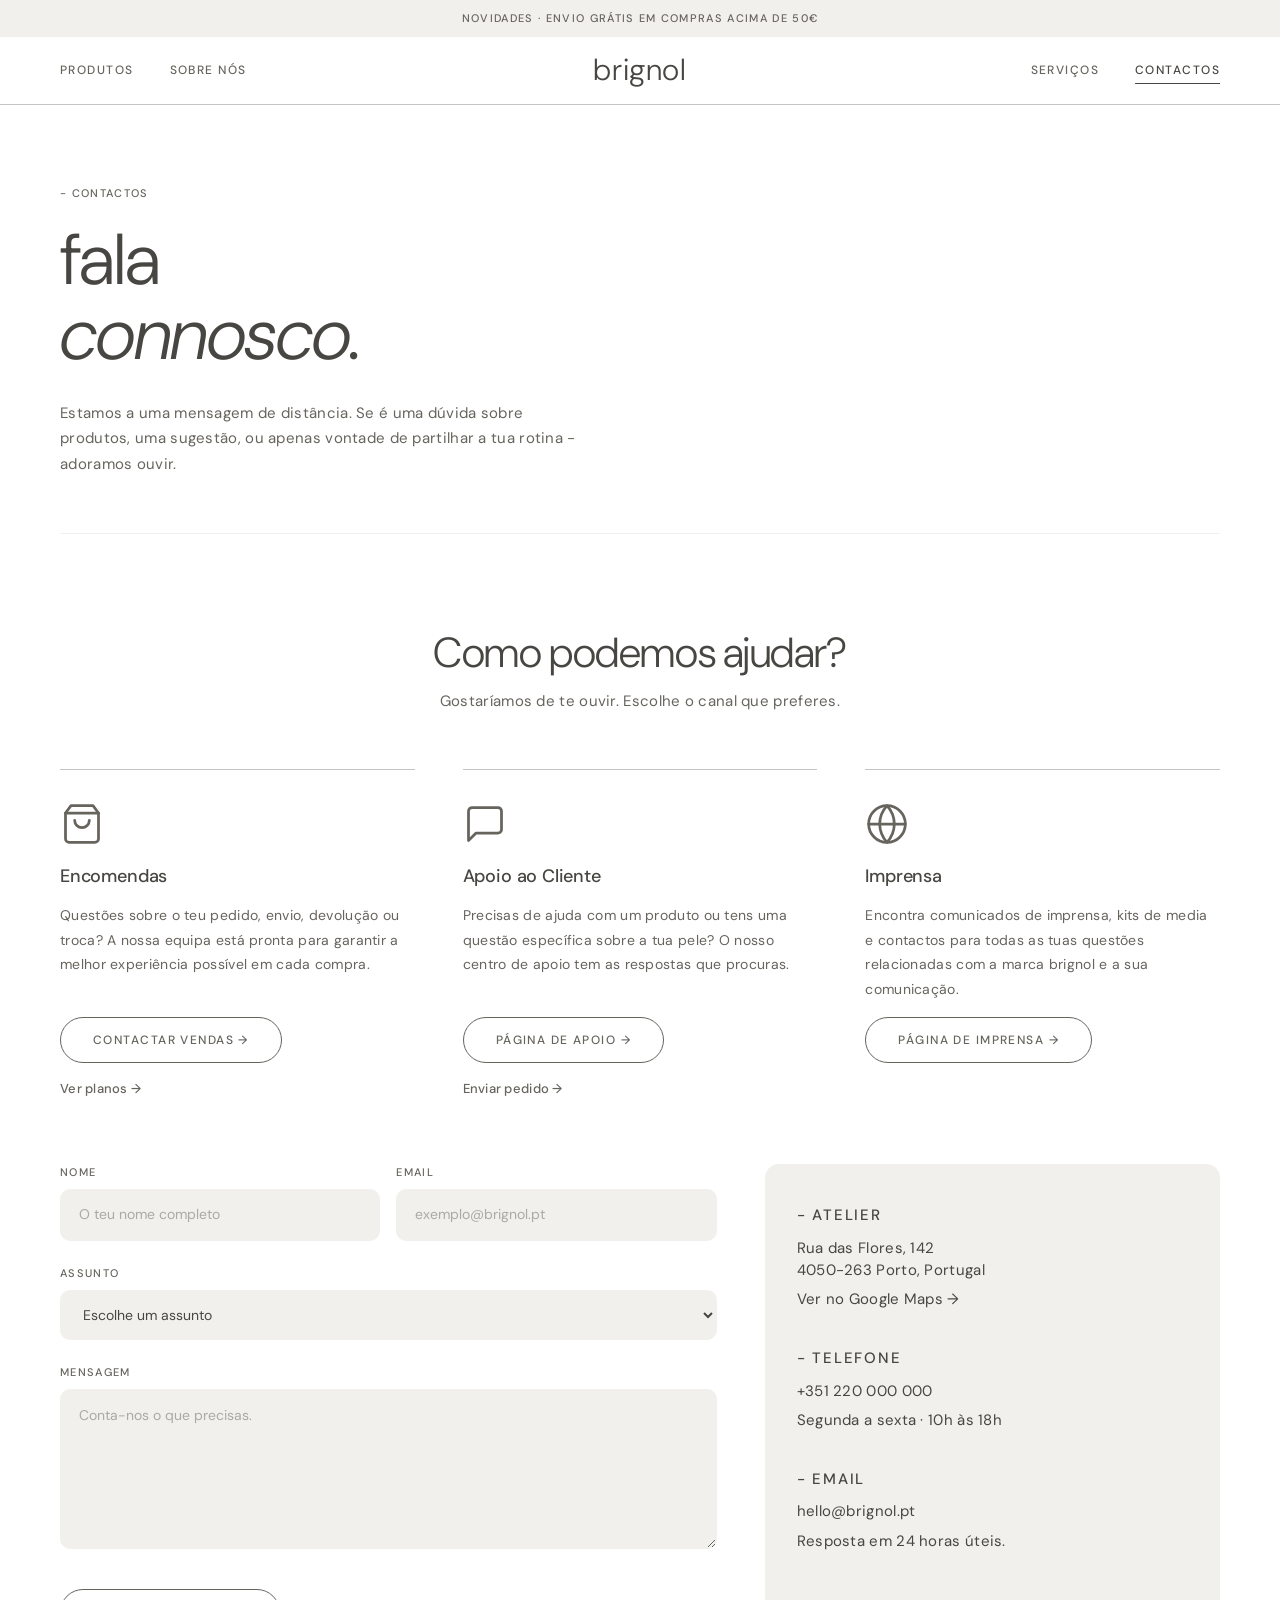
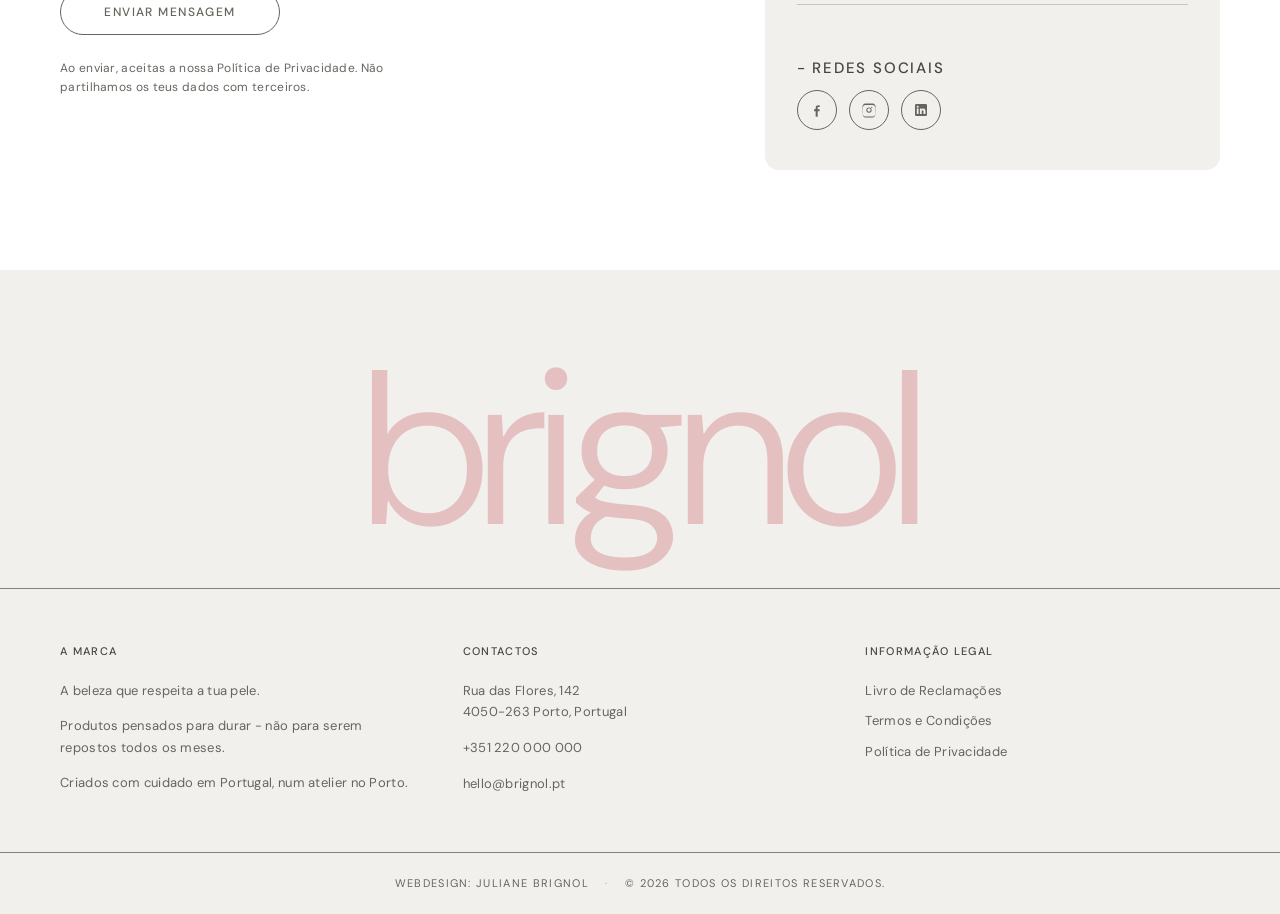
<file: paginas/contactos.html>
<!DOCTYPE html>
<html lang="pt">

<head>
  <meta charset="UTF-8" />
  <meta name="viewport" content="width=device-width, initial-scale=1.0" />
  <title>brignol - fala connosco, contactos e atendimento.</title>
  <meta name="description"
    content="Entra em contacto com a brignol. Atelier no Porto, atendimento de segunda a sexta. Email, telefone, formulário e redes sociais." />
  <meta name="keywords" content="brignol, contactos, fala connosco, atendimento, Porto, formulário" />
  <meta name="author" content="Juliane Brignol" />

  <link rel="preconnect" href="https://fonts.googleapis.com" />
  <link rel="preconnect" href="https://fonts.gstatic.com" crossorigin />
  <link
    href="https://fonts.googleapis.com/css2?family=DM+Sans:opsz,wght@9..40,300;9..40,400;9..40,500;9..40,700&display=swap"
    rel="stylesheet" />

  <!-- Bootstrap -->
  <link href="https://cdn.jsdelivr.net/npm/bootstrap@5.3.3/dist/css/bootstrap.min.css" rel="stylesheet">

  <link rel="stylesheet" href="../css/global.css" />
  <link rel="stylesheet" href="../css/nav.css" />
  <link rel="stylesheet" href="../css/footer.css" />
  <link rel="stylesheet" href="../css/contactos.css" />
</head>

<body>

  <header class="site-header">

    <div class="announcement" role="region" aria-label="Avisos da loja">
      novidades · envio grátis em compras acima de 50€
    </div>

    <nav class="navbar navbar-expand-md site-navbar" aria-label="Navegação principal">
      <div class="container-fluid site-navbar__inner">

        <ul class="navbar-nav nav-group d-none d-md-flex">
          <li class="nav-item">
            <a class="nav-link site-link" href="../index.html#produtos">Produtos</a>
          </li>
          <li class="nav-item">
            <a class="nav-link site-link" href="sobre-nos.html">Sobre nós</a>
          </li>
        </ul>

        <a class="navbar-brand brand position-absolute start-50 translate-middle-x"
           href="../index.html" aria-label="Brignol - página inicial">brignol</a>

        <span class="flex-fill d-md-none"></span>

        <button class="navbar-toggler site-toggler" type="button"
                data-bs-toggle="collapse" data-bs-target="#siteNav"
                aria-controls="siteNav" aria-expanded="false"
                aria-label="Abrir menu de navegação">
          <span class="site-toggler__bar"></span>
          <span class="site-toggler__bar"></span>
          <span class="site-toggler__bar"></span>
        </button>

        <div class="collapse navbar-collapse" id="siteNav">

          <ul class="navbar-nav nav-group ms-auto d-none d-md-flex">
            <li class="nav-item">
              <a class="nav-link site-link" href="servicos.html">Serviços</a>
            </li>
            <li class="nav-item">
              <a class="nav-link site-link" href="contactos.html" aria-current="page">Contactos</a>
            </li>
          </ul>

          <ul class="navbar-nav d-md-none site-nav-mobile">
            <li class="nav-item"><a class="nav-link site-nav-mobile__link" href="../index.html">Início</a></li>
            <li class="nav-item"><a class="nav-link site-nav-mobile__link" href="../index.html#produtos">Produtos</a></li>
            <li class="nav-item"><a class="nav-link site-nav-mobile__link" href="sobre-nos.html">Sobre nós</a></li>
            <li class="nav-item"><a class="nav-link site-nav-mobile__link" href="servicos.html">Serviços</a></li>
            <li class="nav-item"><a class="nav-link site-nav-mobile__link" href="contactos.html" aria-current="page">Contactos</a></li>
          </ul>

        </div>

      </div>
    </nav>

  </header>

  <main>

    <section class="contact-hero" aria-labelledby="contact-title">
      <p class="contact-hero__eyebrow">- contactos</p>
      <h1 class="contact-hero__title" id="contact-title">fala<br /><em>connosco.</em></h1>
      <p class="contact-hero__intro">Estamos a uma mensagem de distância. Se é uma dúvida sobre produtos, uma sugestão,
        ou apenas vontade de partilhar a tua rotina - adoramos ouvir.</p>
      <hr />
    </section>

    <!-- Secção obrigatória: canais de contacto com 3 colunas -->
    <section class="contact-cards" aria-labelledby="contact-cards-title">
      <div class="contact-cards__header">
        <h2 class="contact-cards__main-title" id="contact-cards-title">Como podemos ajudar?</h2>
        <p class="contact-cards__subtitle">Gostaríamos de te ouvir. Escolhe o canal que preferes.</p>
      </div>

      <div class="row g-4 g-md-5">

        <div class="col-12 col-md-4">
          <article class="contact-card">
            <div class="contact-card__icon" aria-hidden="true">
              <svg viewBox="0 0 24 24" fill="none" stroke="currentColor" stroke-width="1.5" stroke-linecap="round"
                stroke-linejoin="round">
                <path d="M6 2 3 6v14a2 2 0 0 0 2 2h14a2 2 0 0 0 2-2V6l-3-4z" />
                <line x1="3" y1="6" x2="21" y2="6" />
                <path d="M16 10a4 4 0 0 1-8 0" />
              </svg>
            </div>
            <h3 class="contact-card__title">Encomendas</h3>
            <p class="contact-card__text">Questões sobre o teu pedido, envio, devolução ou troca? A nossa equipa está
              pronta para garantir a melhor experiência possível em cada compra.</p>
            <div class="contact-card__footer">
              <a href="mailto:encomendas@brignol.pt" class="btn contact-card__btn">Contactar Vendas →</a>
              <a href="servicos.html" class="contact-card__link">Ver planos →</a>
            </div>
          </article>
        </div>

        <div class="col-12 col-md-4">
          <article class="contact-card">
            <div class="contact-card__icon" aria-hidden="true">
              <svg viewBox="0 0 24 24" fill="none" stroke="currentColor" stroke-width="1.5" stroke-linecap="round"
                stroke-linejoin="round">
                <path
                  d="M21 15a2 2 0 0 1-2 2H7l-4 4V5a2 2 0 0 1 2-2h14a2 2 0 0 1 2 2z" />
              </svg>
            </div>
            <h3 class="contact-card__title">Apoio ao Cliente</h3>
            <p class="contact-card__text">Precisas de ajuda com um produto ou tens uma questão específica sobre a tua
              pele? O nosso centro de apoio tem as respostas que procuras.</p>
            <div class="contact-card__footer">
              <a href="mailto:hello@brignol.pt" class="btn contact-card__btn">Página de Apoio →</a>
              <a href="#formulario" class="contact-card__link">Enviar pedido →</a>
            </div>
          </article>
        </div>

        <div class="col-12 col-md-4">
          <article class="contact-card">
            <div class="contact-card__icon" aria-hidden="true">
              <svg viewBox="0 0 24 24" fill="none" stroke="currentColor" stroke-width="1.5" stroke-linecap="round"
                stroke-linejoin="round">
                <circle cx="12" cy="12" r="10" />
                <line x1="2" y1="12" x2="22" y2="12" />
                <path
                  d="M12 2a15.3 15.3 0 0 1 4 10 15.3 15.3 0 0 1-4 10 15.3 15.3 0 0 1-4-10 15.3 15.3 0 0 1 4-10z" />
              </svg>
            </div>
            <h3 class="contact-card__title">Imprensa</h3>
            <p class="contact-card__text">Encontra comunicados de imprensa, kits de media e contactos para todas as tuas
              questões relacionadas com a marca brignol e a sua comunicação.</p>
            <div class="contact-card__footer">
              <a href="mailto:imprensa@brignol.pt" class="btn contact-card__btn">Página de Imprensa →</a>
              <span class="contact-card__link" aria-hidden="true" style="visibility:hidden">placeholder</span>
            </div>
          </article>
        </div>

      </div>
    </section>

    <section class="contact-grid" id="formulario" aria-label="Formulário e informações de contacto">

      <!-- Formulário -->
      <div class="row g-4 g-md-5 align-items-start">

        <div class="col-12 col-md-7">
          <form class="contact-form" action="#" method="post" aria-labelledby="form-title">
            <h2 class="sr-only" id="form-title">Formulário de contacto</h2>

            <div class="field--row">
              <div class="field">
                <label for="nome">Nome</label>
                <input type="text" id="nome" name="nome" placeholder="O teu nome completo" required />
              </div>
              <div class="field">
                <label for="email">Email</label>
                <input type="email" id="email" name="email" placeholder="exemplo@brignol.pt" required />
              </div>
            </div>

            <div class="field">
              <label for="assunto">Assunto</label>
              <select id="assunto" name="assunto" required>
                <option value="">Escolhe um assunto</option>
                <option value="duvida-produto">Dúvida sobre um produto</option>
                <option value="encomenda">Encomenda ou envio</option>
                <option value="planos">Planos e serviços</option>
                <option value="imprensa">Imprensa</option>
                <option value="outro">Outro</option>
              </select>
            </div>

            <div class="field">
              <label for="mensagem">Mensagem</label>
              <textarea id="mensagem" name="mensagem" placeholder="Conta-nos o que precisas." required></textarea>
            </div>

            <button type="submit" class="btn contact-form__submit">Enviar mensagem</button>

            <p class="contact-form__legal">Ao enviar, aceitas a nossa <a href="#">Política de Privacidade</a>. Não
              partilhamos os teus dados com terceiros.</p>
          </form>
        </div>

        <!-- Coluna informativa -->
        <aside class="col-12 col-md-5">
          <div class="contact-info" aria-label="Informações de contacto">

            <div class="contact-info__block">
              <p class="contact-info__label">- atelier</p>
              <p>Rua das Flores, 142<br />4050-263 Porto, Portugal</p>
              <p><a href="https://maps.google.com/?q=Rua+das+Flores+142+Porto" target="_blank"
                  rel="noopener noreferrer">Ver no Google Maps →</a></p>
            </div>

            <div class="contact-info__block">
              <p class="contact-info__label">- telefone</p>
              <p><a href="tel:+351220000000">+351 220 000 000</a></p>
              <p class="contact-info__hours">Segunda a sexta · 10h às 18h</p>
            </div>

            <div class="contact-info__block">
              <p class="contact-info__label">- email</p>
              <p><a href="mailto:hello@brignol.pt">hello@brignol.pt</a></p>
              <p class="contact-info__hours">Resposta em 24 horas úteis.</p>
            </div>

            <hr />

            <div class="contact-info__block">
              <p class="contact-info__label">- redes sociais</p>
              <ul class="social" role="list">
                <li>
                  <a href="https://facebook.com/brignol" target="_blank" rel="noopener noreferrer"
                    aria-label="Facebook">
                    <svg viewBox="0 0 24 24" aria-hidden="true">
                      <path
                        d="M13 22v-8h2.7l.4-3H13V9c0-.9.2-1.5 1.5-1.5H16V5c-.3 0-1.2-.1-2.3-.1-2.3 0-3.7 1.4-3.7 3.9V11H7.5v3H10v8h3z" />
                    </svg>
                  </a>
                </li>
                <li>
                  <a href="https://instagram.com/brignol" target="_blank" rel="noopener noreferrer"
                    aria-label="Instagram">
                    <svg viewBox="0 0 24 24" aria-hidden="true">
                      <path
                        d="M12 2.2c3.2 0 3.6 0 4.8.1 1.2.1 1.8.2 2.2.4.6.2 1 .5 1.4.9.4.4.7.9.9 1.4.2.4.4 1.1.4 2.2.1 1.2.1 1.6.1 4.8s0 3.6-.1 4.8c-.1 1.2-.2 1.8-.4 2.2-.2.6-.5 1-.9 1.4-.4.4-.9.7-1.4.9-.4.2-1.1.4-2.2.4-1.2.1-1.6.1-4.8.1s-3.6 0-4.8-.1c-1.2-.1-1.8-.2-2.2-.4-.6-.2-1-.5-1.4-.9-.4-.4-.7-.9-.9-1.4-.2-.4-.4-1.1-.4-2.2-.1-1.2-.1-1.6-.1-4.8s0-3.6.1-4.8c.1-1.2.2-1.8.4-2.2.2-.6.5-1 .9-1.4.4-.4.9-.7 1.4-.9.4-.2 1.1-.4 2.2-.4 1.2-.1 1.6-.1 4.8-.1zm0 2.2c-3.1 0-3.5 0-4.7.1-1.1.1-1.7.2-2.1.4-.5.2-.9.4-1.3.8-.4.4-.6.8-.8 1.3-.2.4-.3 1-.4 2.1-.1 1.2-.1 1.6-.1 4.7s0 3.5.1 4.7c.1 1.1.2 1.7.4 2.1.2.5.4.9.8 1.3.4.4.8.6 1.3.8.4.2 1 .3 2.1.4 1.2.1 1.6.1 4.7.1s3.5 0 4.7-.1c1.1-.1 1.7-.2 2.1-.4.5-.2.9-.4 1.3-.8.4-.4.6-.8.8-1.3.2-.4.3-1 .4-2.1.1-1.2.1-1.6.1-4.7s0-3.5-.1-4.7c-.1-1.1-.2-1.7-.4-2.1-.2-.5-.4-.9-.8-1.3-.4-.4-.8-.6-1.3-.8-.4-.2-1-.3-2.1-.4-1.2-.1-1.6-.1-4.7-.1zm0 3.7a4 4 0 1 1 0 8 4 4 0 0 1 0-8zm0 6.6a2.6 2.6 0 1 0 0-5.2 2.6 2.6 0 0 0 0 5.2zm5.1-6.7a.9.9 0 1 1-1.9 0 .9.9 0 0 1 1.9 0z" />
                    </svg>
                  </a>
                </li>
                <li>
                  <a href="https://linkedin.com/company/brignol" target="_blank" rel="noopener noreferrer"
                    aria-label="LinkedIn">
                    <svg viewBox="0 0 24 24" aria-hidden="true">
                      <path
                        d="M19 3H5a2 2 0 0 0-2 2v14a2 2 0 0 0 2 2h14a2 2 0 0 0 2-2V5a2 2 0 0 0-2-2zM8.3 18H5.7V9.7h2.6V18zM7 8.5a1.5 1.5 0 1 1 0-3 1.5 1.5 0 0 1 0 3zM18.3 18h-2.6v-4c0-1-.4-1.7-1.3-1.7-.7 0-1.1.5-1.3 1-.1.2-.1.4-.1.6V18H10.4s0-7.5 0-8.3H13v1.2c.3-.5 1-1.3 2.5-1.3 1.8 0 3.2 1.2 3.2 3.7V18z" />
                    </svg>
                  </a>
                </li>
              </ul>
            </div>

          </div>
        </aside>

      </div>

    </section>

  </main>

  <footer class="site-footer" role="contentinfo">

    <div class="site-footer__wordmark" aria-hidden="true">brignol</div>

    <div class="site-footer__inner">
      <div class="row g-4 g-md-5">

        <div class="footer-col col-12 col-md-4">
          <h3 class="footer-col__title">A marca</h3>
          <p>A beleza que respeita a tua pele.</p>
          <p>Produtos pensados para durar - não para serem repostos todos os meses.</p>
          <p>Criados com cuidado em Portugal, num atelier no Porto.</p>
        </div>

        <div class="footer-col col-12 col-md-4">
          <h3 class="footer-col__title">Contactos</h3>
          <p>Rua das Flores, 142<br />4050-263 Porto, Portugal</p>
          <p><a href="tel:+351220000000">+351 220 000 000</a></p>
          <p><a href="mailto:hello@brignol.pt">hello@brignol.pt</a></p>
        </div>

        <div class="footer-col col-12 col-md-4">
          <h3 class="footer-col__title">Informação legal</h3>
          <ul>
            <li><a href="#">Livro de Reclamações</a></li>
            <li><a href="#">Termos e Condições</a></li>
            <li><a href="#">Política de Privacidade</a></li>
          </ul>
        </div>

      </div>
    </div>

    <div class="site-footer__credits">
      Webdesign: Juliane Brignol <span class="sep">·</span> © 2026 Todos os direitos reservados.
    </div>

  </footer>

  <script src="https://cdn.jsdelivr.net/npm/bootstrap@5.3.3/dist/js/bootstrap.bundle.min.js"></script>
</body>

</html>
</file>
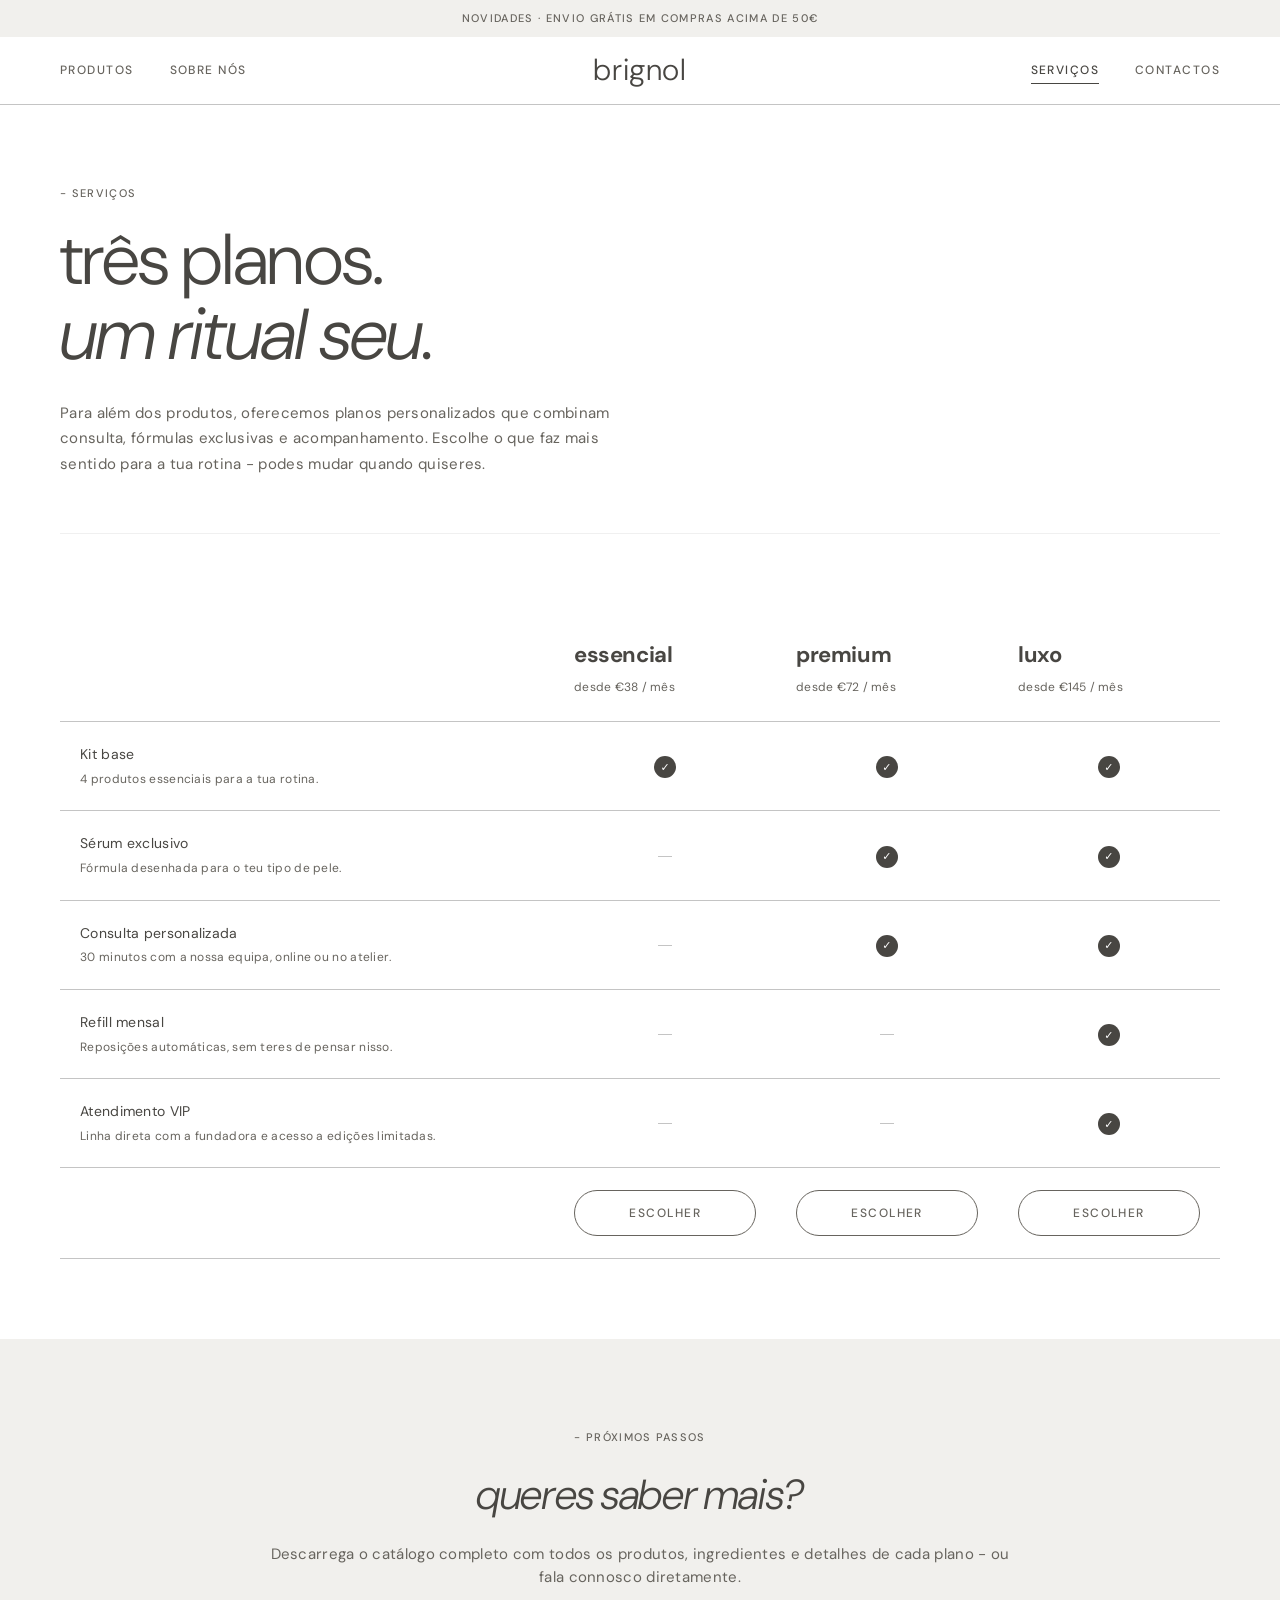
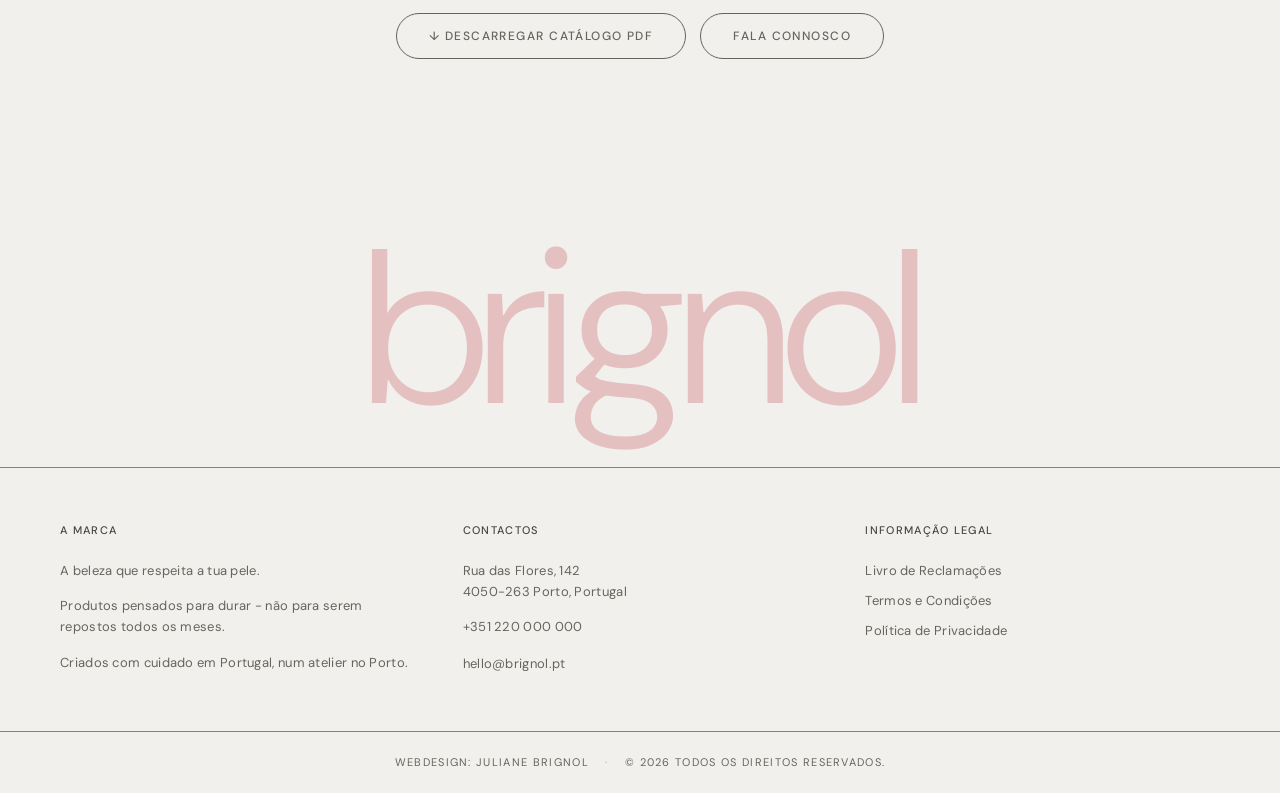
<file: paginas/servicos.html>
<!DOCTYPE html>
<html lang="pt">

<head>
  <meta charset="UTF-8" />
  <meta name="viewport" content="width=device-width, initial-scale=1.0" />
  <title>brignol - serviços e planos personalizados.</title>
  <meta name="description"
    content="Os planos brignol - kit base, sérum exclusivo, consulta personalizada, refill mensal e atendimento VIP. Escolhe o ritual que melhor se adapta à tua rotina." />
  <meta name="keywords" content="brignol, serviços, planos, beleza, skincare, consulta, refill" />
  <meta name="author" content="Juliane Brignol" />

  <link rel="preconnect" href="https://fonts.googleapis.com" />
  <link rel="preconnect" href="https://fonts.gstatic.com" crossorigin />
  <link
    href="https://fonts.googleapis.com/css2?family=DM+Sans:opsz,wght@9..40,300;9..40,400;9..40,500;9..40,700&display=swap"
    rel="stylesheet" />

  <!-- Bootstrap -->
  <link href="https://cdn.jsdelivr.net/npm/bootstrap@5.3.3/dist/css/bootstrap.min.css" rel="stylesheet">

  <link rel="stylesheet" href="../css/global.css" />
  <link rel="stylesheet" href="../css/nav.css" />
  <link rel="stylesheet" href="../css/footer.css" />
  <link rel="stylesheet" href="../css/servicos.css" />
</head>

<body>

  <header class="site-header">

    <div class="announcement" role="region" aria-label="Avisos da loja">
      novidades · envio grátis em compras acima de 50€
    </div>

    <nav class="navbar navbar-expand-md site-navbar" aria-label="Navegação principal">
      <div class="container-fluid site-navbar__inner">

        <ul class="navbar-nav nav-group d-none d-md-flex">
          <li class="nav-item">
            <a class="nav-link site-link" href="../index.html#produtos">Produtos</a>
          </li>
          <li class="nav-item">
            <a class="nav-link site-link" href="sobre-nos.html">Sobre nós</a>
          </li>
        </ul>

        <a class="navbar-brand brand position-absolute start-50 translate-middle-x"
           href="../index.html" aria-label="Brignol - página inicial">brignol</a>

        <span class="flex-fill d-md-none"></span>

        <button class="navbar-toggler site-toggler" type="button"
                data-bs-toggle="collapse" data-bs-target="#siteNav"
                aria-controls="siteNav" aria-expanded="false"
                aria-label="Abrir menu de navegação">
          <span class="site-toggler__bar"></span>
          <span class="site-toggler__bar"></span>
          <span class="site-toggler__bar"></span>
        </button>

        <div class="collapse navbar-collapse" id="siteNav">

          <ul class="navbar-nav nav-group ms-auto d-none d-md-flex">
            <li class="nav-item">
              <a class="nav-link site-link" href="servicos.html" aria-current="page">Serviços</a>
            </li>
            <li class="nav-item">
              <a class="nav-link site-link" href="contactos.html">Contactos</a>
            </li>
          </ul>

          <ul class="navbar-nav d-md-none site-nav-mobile">
            <li class="nav-item"><a class="nav-link site-nav-mobile__link" href="../index.html">Início</a></li>
            <li class="nav-item"><a class="nav-link site-nav-mobile__link" href="../index.html#produtos">Produtos</a></li>
            <li class="nav-item"><a class="nav-link site-nav-mobile__link" href="sobre-nos.html">Sobre nós</a></li>
            <li class="nav-item"><a class="nav-link site-nav-mobile__link" href="servicos.html" aria-current="page">Serviços</a></li>
            <li class="nav-item"><a class="nav-link site-nav-mobile__link" href="contactos.html">Contactos</a></li>
          </ul>

        </div>

      </div>
    </nav>

  </header>

  <main>

    <section class="services-hero" aria-labelledby="services-title">
      <p class="services-hero__eyebrow">- serviços</p>
      <h1 class="services-hero__title" id="services-title">três planos.<br /><em>um ritual seu.</em></h1>
      <p class="services-hero__intro">Para além dos produtos, oferecemos planos personalizados que combinam consulta,
        fórmulas exclusivas e acompanhamento. Escolhe o que faz mais sentido para a tua rotina - podes mudar quando
        quiseres.</p>
      <hr />
    </section>

    <section class="plans" aria-label="Comparação de planos">
      <table class="plans__table">

        <thead>
          <tr>
            <th scope="col">
              <span class="sr-only">Funcionalidade</span>
            </th>
            <th scope="col" class="plan">
              <span class="plans__plan-name">essencial</span>
              <span class="plans__plan-price">desde €38 / mês</span>
            </th>
            <th scope="col" class="plan">
              <span class="plans__plan-name">premium</span>
              <span class="plans__plan-price">desde €72 / mês</span>
            </th>
            <th scope="col" class="plan">
              <span class="plans__plan-name">luxo</span>
              <span class="plans__plan-price">desde €145 / mês</span>
            </th>
          </tr>
        </thead>

        <tbody>

          <tr>
            <th scope="row" class="plans__feature">
              Kit base
              <em>4 produtos essenciais para a tua rotina.</em>
            </th>
            <td class="plans__cell"><span class="plans__check" aria-label="Incluído">✓</span></td>
            <td class="plans__cell"><span class="plans__check" aria-label="Incluído">✓</span></td>
            <td class="plans__cell"><span class="plans__check" aria-label="Incluído">✓</span></td>
          </tr>

          <tr>
            <th scope="row" class="plans__feature">
              Sérum exclusivo
              <em>Fórmula desenhada para o teu tipo de pele.</em>
            </th>
            <td class="plans__cell"><span class="plans__dash" aria-label="Não incluído"></span></td>
            <td class="plans__cell"><span class="plans__check" aria-label="Incluído">✓</span></td>
            <td class="plans__cell"><span class="plans__check" aria-label="Incluído">✓</span></td>
          </tr>

          <tr>
            <th scope="row" class="plans__feature">
              Consulta personalizada
              <em>30 minutos com a nossa equipa, online ou no atelier.</em>
            </th>
            <td class="plans__cell"><span class="plans__dash" aria-label="Não incluído"></span></td>
            <td class="plans__cell"><span class="plans__check" aria-label="Incluído">✓</span></td>
            <td class="plans__cell"><span class="plans__check" aria-label="Incluído">✓</span></td>
          </tr>

          <tr>
            <th scope="row" class="plans__feature">
              Refill mensal
              <em>Reposições automáticas, sem teres de pensar nisso.</em>
            </th>
            <td class="plans__cell"><span class="plans__dash" aria-label="Não incluído"></span></td>
            <td class="plans__cell"><span class="plans__dash" aria-label="Não incluído"></span></td>
            <td class="plans__cell"><span class="plans__check" aria-label="Incluído">✓</span></td>
          </tr>

          <tr>
            <th scope="row" class="plans__feature">
              Atendimento VIP
              <em>Linha direta com a fundadora e acesso a edições limitadas.</em>
            </th>
            <td class="plans__cell"><span class="plans__dash" aria-label="Não incluído"></span></td>
            <td class="plans__cell"><span class="plans__dash" aria-label="Não incluído"></span></td>
            <td class="plans__cell"><span class="plans__check" aria-label="Incluído">✓</span></td>
          </tr>

          <tr class="plans__cta-row">
            <td></td>
            <td><a href="contactos.html" class="btn">Escolher</a></td>
            <td><a href="contactos.html" class="btn">Escolher</a></td>
            <td><a href="contactos.html" class="btn">Escolher</a></td>
          </tr>

        </tbody>

      </table>
    </section>

    <section class="services-cta" aria-labelledby="cta-title">
      <div class="services-cta__inner">
        <p class="eyebrow">- próximos passos</p>
        <h2 class="services-cta__title" id="cta-title">queres saber mais?</h2>
        <p>Descarrega o catálogo completo com todos os produtos, ingredientes e detalhes de cada plano - ou fala
          connosco diretamente.</p>
        <div class="services-cta__buttons">
          <a href="../download/catalogo-brignol.pdf" class="btn" download>↓ Descarregar catálogo PDF</a>
          <a href="contactos.html" class="btn">Fala connosco</a>
        </div>
      </div>
    </section>

  </main>

  <footer class="site-footer" role="contentinfo">

    <div class="site-footer__wordmark" aria-hidden="true">brignol</div>

    <div class="site-footer__inner">
      <div class="row g-4 g-md-5">

        <div class="footer-col col-12 col-md-4">
          <h3 class="footer-col__title">A marca</h3>
          <p>A beleza que respeita a tua pele.</p>
          <p>Produtos pensados para durar - não para serem repostos todos os meses.</p>
          <p>Criados com cuidado em Portugal, num atelier no Porto.</p>
        </div>

        <div class="footer-col col-12 col-md-4">
          <h3 class="footer-col__title">Contactos</h3>
          <p>Rua das Flores, 142<br />4050-263 Porto, Portugal</p>
          <p><a href="tel:+351220000000">+351 220 000 000</a></p>
          <p><a href="mailto:hello@brignol.pt">hello@brignol.pt</a></p>
        </div>

        <div class="footer-col col-12 col-md-4">
          <h3 class="footer-col__title">Informação legal</h3>
          <ul>
            <li><a href="#">Livro de Reclamações</a></li>
            <li><a href="#">Termos e Condições</a></li>
            <li><a href="#">Política de Privacidade</a></li>
          </ul>
        </div>

      </div>
    </div>

    <div class="site-footer__credits">
      Webdesign: Juliane Brignol <span class="sep">·</span> © 2026 Todos os direitos reservados.
    </div>

  </footer>

  <script src="https://cdn.jsdelivr.net/npm/bootstrap@5.3.3/dist/js/bootstrap.bundle.min.js"></script>
</body>

</html>
</file>
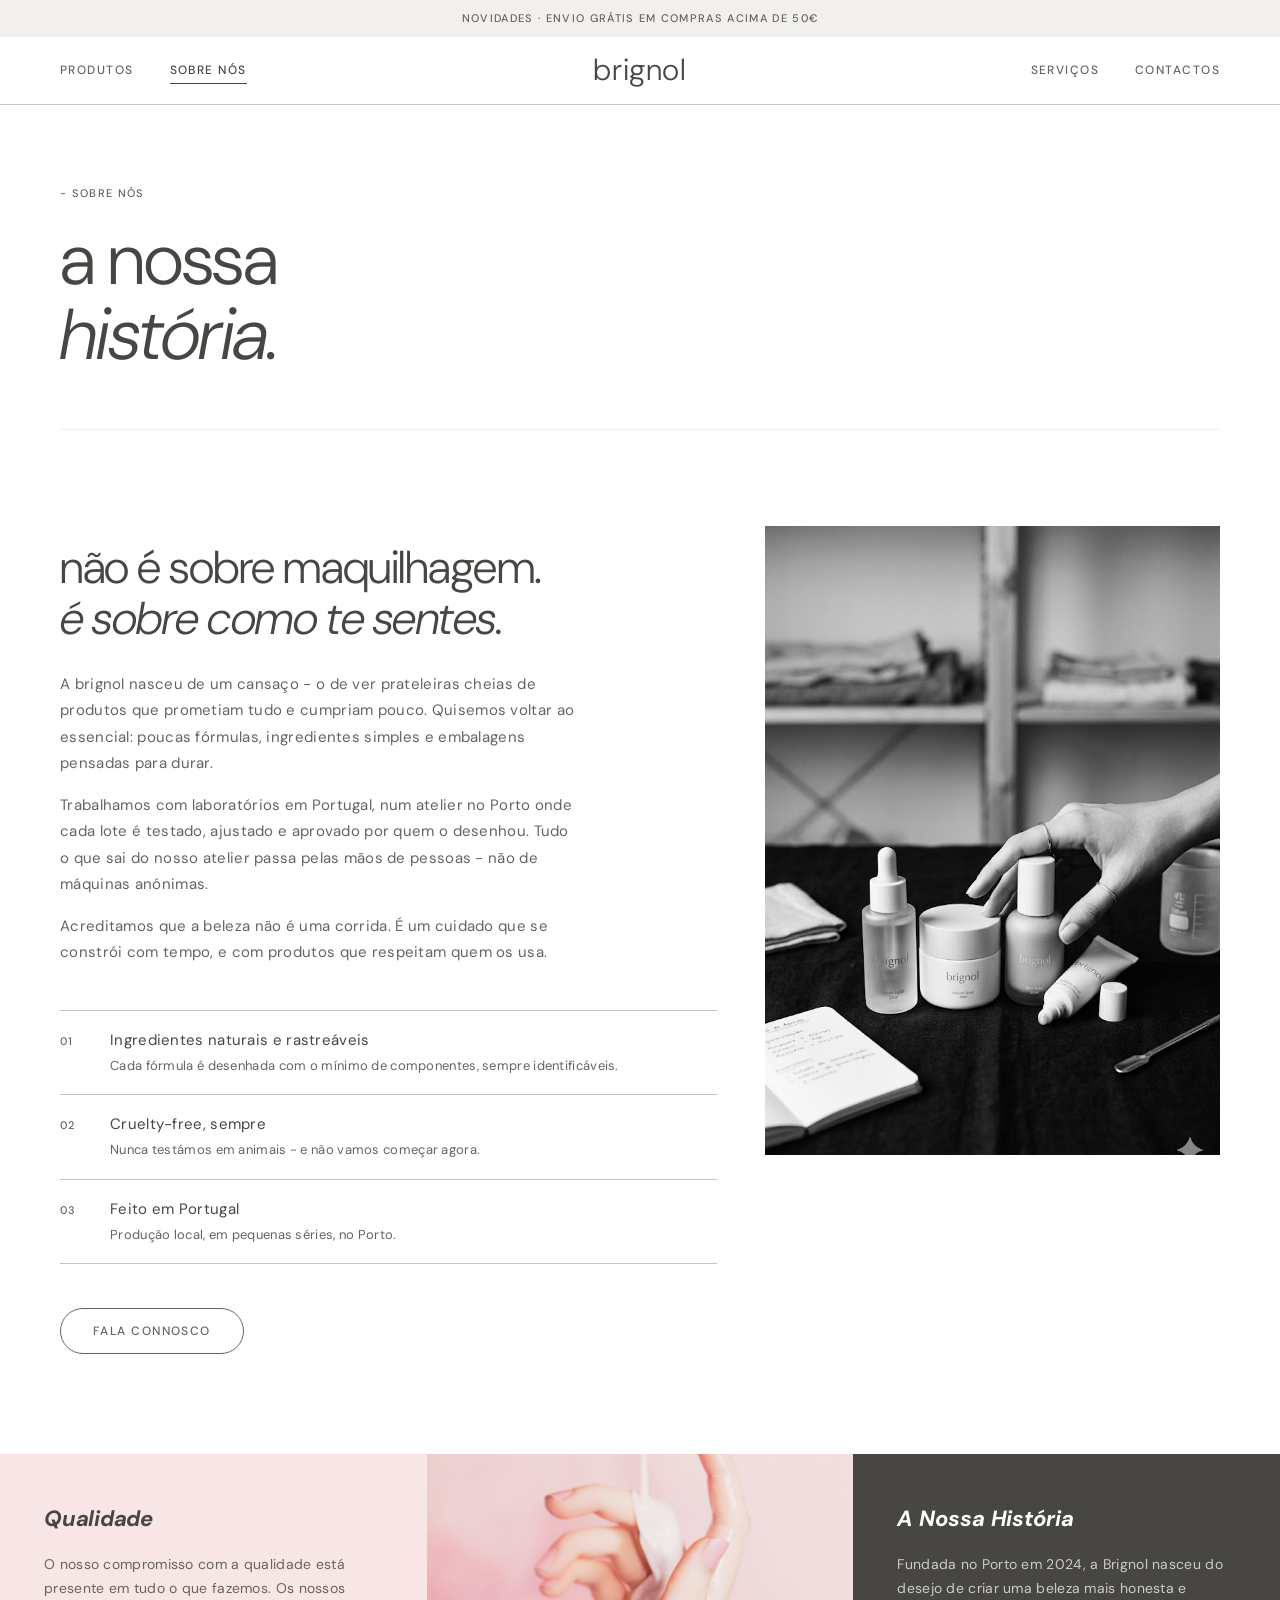
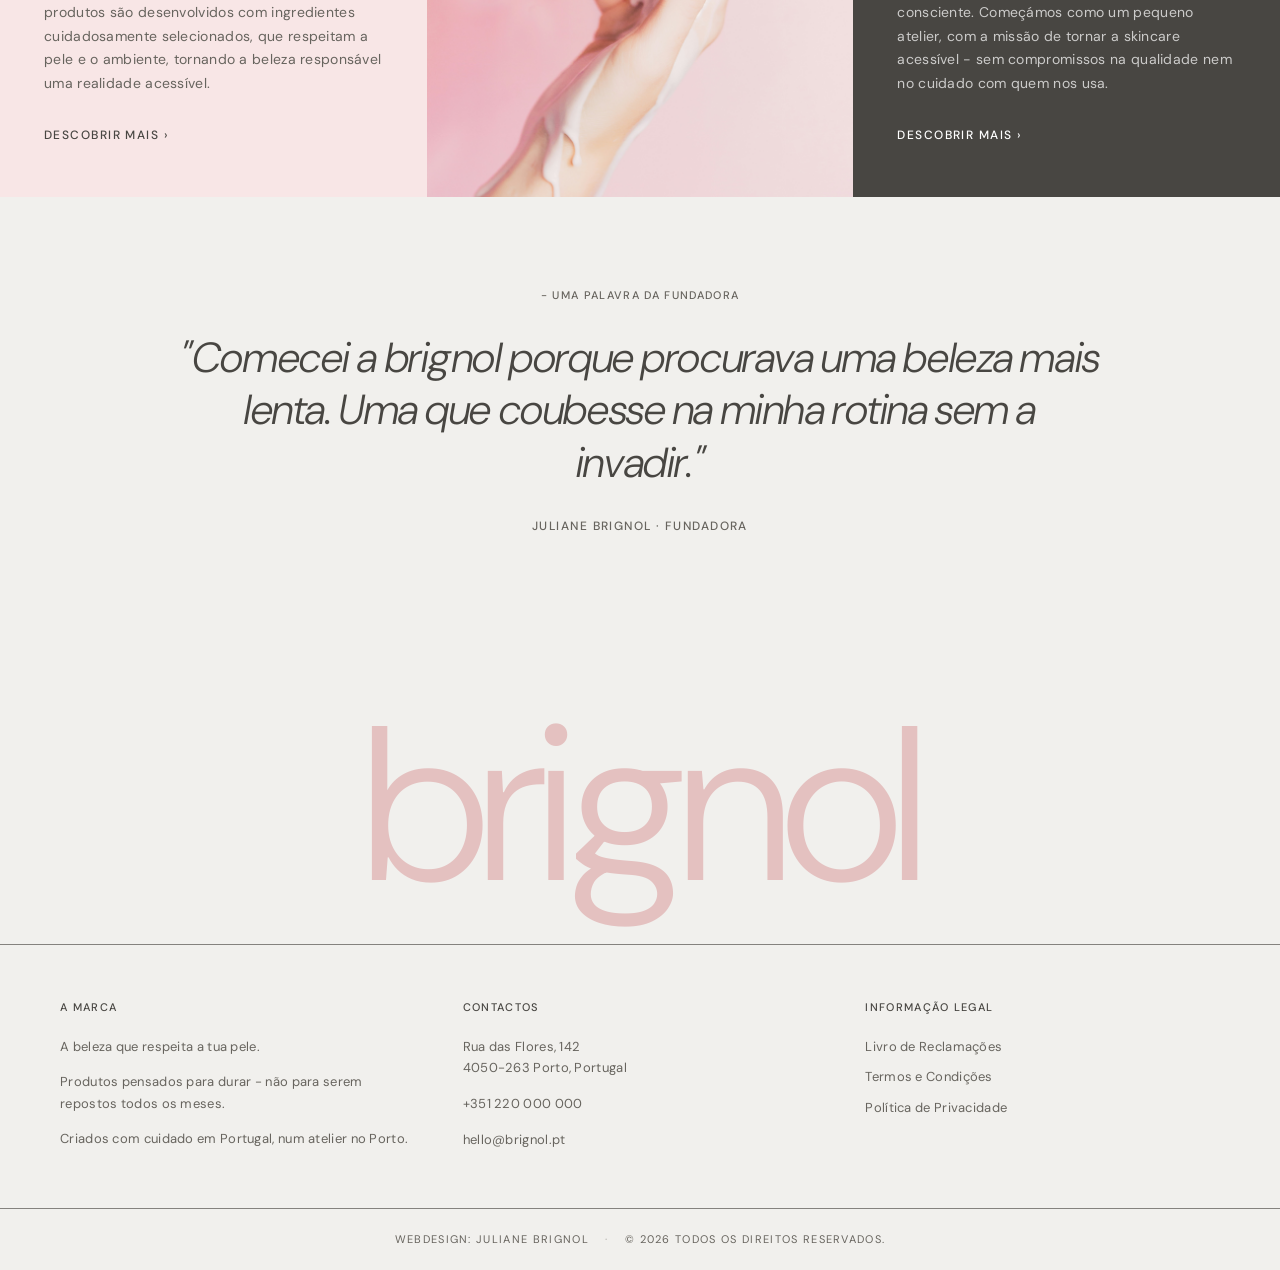
<file: paginas/sobre-nos.html>
<!DOCTYPE html>
<html lang="pt">

<head>
  <meta charset="UTF-8" />
  <meta name="viewport" content="width=device-width, initial-scale=1.0" />
  <title>brignol - sobre nós, a nossa história e a nossa filosofia.</title>
  <meta name="description"
    content="A história da Brignol - uma marca de beleza criada em Portugal, com foco em fórmulas simples, ingredientes responsáveis e cuidado com a pele." />
  <meta name="keywords" content="brignol, sobre nós, história, marca, beleza, Portugal, fundadora" />
  <meta name="author" content="Juliane Brignol" />

  <link rel="preconnect" href="https://fonts.googleapis.com" />
  <link rel="preconnect" href="https://fonts.gstatic.com" crossorigin />
  <link
    href="https://fonts.googleapis.com/css2?family=DM+Sans:opsz,wght@9..40,300;9..40,400;9..40,500;9..40,700&display=swap"
    rel="stylesheet" />

  <!-- Bootstrap -->
  <link href="https://cdn.jsdelivr.net/npm/bootstrap@5.3.3/dist/css/bootstrap.min.css" rel="stylesheet">

  <link rel="stylesheet" href="../css/global.css" />
  <link rel="stylesheet" href="../css/nav.css" />
  <link rel="stylesheet" href="../css/footer.css" />
  <link rel="stylesheet" href="../css/sobre-nos.css" />
</head>

<body>

  <header class="site-header">

    <div class="announcement" role="region" aria-label="Avisos da loja">
      novidades · envio grátis em compras acima de 50€
    </div>

    <nav class="navbar navbar-expand-md site-navbar" aria-label="Navegação principal">
      <div class="container-fluid site-navbar__inner">

        <ul class="navbar-nav nav-group d-none d-md-flex">
          <li class="nav-item">
            <a class="nav-link site-link" href="../index.html#produtos">Produtos</a>
          </li>
          <li class="nav-item">
            <a class="nav-link site-link" href="sobre-nos.html" aria-current="page">Sobre nós</a>
          </li>
        </ul>

        <a class="navbar-brand brand position-absolute start-50 translate-middle-x"
           href="../index.html" aria-label="Brignol - página inicial">brignol</a>

        <span class="flex-fill d-md-none"></span>

        <button class="navbar-toggler site-toggler" type="button"
                data-bs-toggle="collapse" data-bs-target="#siteNav"
                aria-controls="siteNav" aria-expanded="false"
                aria-label="Abrir menu de navegação">
          <span class="site-toggler__bar"></span>
          <span class="site-toggler__bar"></span>
          <span class="site-toggler__bar"></span>
        </button>

        <div class="collapse navbar-collapse" id="siteNav">

          <ul class="navbar-nav nav-group ms-auto d-none d-md-flex">
            <li class="nav-item">
              <a class="nav-link site-link" href="servicos.html">Serviços</a>
            </li>
            <li class="nav-item">
              <a class="nav-link site-link" href="contactos.html">Contactos</a>
            </li>
          </ul>

          <ul class="navbar-nav d-md-none site-nav-mobile">
            <li class="nav-item"><a class="nav-link site-nav-mobile__link" href="../index.html">Início</a></li>
            <li class="nav-item"><a class="nav-link site-nav-mobile__link" href="../index.html#produtos">Produtos</a></li>
            <li class="nav-item"><a class="nav-link site-nav-mobile__link" href="sobre-nos.html" aria-current="page">Sobre nós</a></li>
            <li class="nav-item"><a class="nav-link site-nav-mobile__link" href="servicos.html">Serviços</a></li>
            <li class="nav-item"><a class="nav-link site-nav-mobile__link" href="contactos.html">Contactos</a></li>
          </ul>

        </div>

      </div>
    </nav>

  </header>

  <main>

    <section class="about-hero" aria-labelledby="about-title">
      <p class="about-hero__eyebrow">- sobre nós</p>
      <h1 class="about-hero__title" id="about-title">a nossa<br /><em>história.</em></h1>
      <hr />
    </section>

    <section class="about-split" aria-labelledby="split-title">
      <div class="about-split__grid row g-4 g-md-5 align-items-start">

        <div class="about-split__text col-12 col-md-6 col-lg-7">
          <h2 class="about-split__heading" id="split-title">não é sobre maquilhagem.<br /><em>é sobre como te
              sentes.</em></h2>

          <div class="about-split__body">
            <p>A brignol nasceu de um cansaço - o de ver prateleiras cheias de produtos que prometiam tudo e cumpriam
              pouco. Quisemos voltar ao essencial: poucas fórmulas, ingredientes simples e embalagens pensadas para
              durar.</p>
            <p>Trabalhamos com laboratórios em Portugal, num atelier no Porto onde cada lote é testado, ajustado e
              aprovado por quem o desenhou. Tudo o que sai do nosso atelier passa pelas mãos de pessoas - não de
              máquinas anónimas.</p>
            <p>Acreditamos que a beleza não é uma corrida. É um cuidado que se constrói com tempo, e com produtos que
              respeitam quem os usa.</p>
          </div>

          <ul class="values-list" role="list">
            <li>
              <span class="values-list__num">01</span>
              <span class="values-list__label">Ingredientes naturais e rastreáveis<em>Cada fórmula é desenhada com o
                  mínimo de componentes, sempre identificáveis.</em></span>
            </li>
            <li>
              <span class="values-list__num">02</span>
              <span class="values-list__label">Cruelty-free, sempre<em>Nunca testámos em animais - e não vamos começar
                  agora.</em></span>
            </li>
            <li>
              <span class="values-list__num">03</span>
              <span class="values-list__label">Feito em Portugal<em>Produção local, em pequenas séries, no
                  Porto.</em></span>
            </li>
          </ul>

          <a href="contactos.html" class="btn about-split__cta">Fala connosco</a>
        </div>

        <div class="about-split__media col-12 col-md-6 col-lg-5">
          <img src="../imagens/sobre.png" alt="Atelier Brignol - bancada de trabalho" />
        </div>

      </div>
    </section>

    <!-- Secção obrigatória: Qualidade / História Snapshot -->
    <section class="quality-history" aria-label="Qualidade e história da Brignol">
      <div class="row g-0">

        <!-- Painel Qualidade -->
        <div class="col-12 col-md-4 quality-history__panel quality-history__panel--quality">
          <h2 class="quality-history__heading">Qualidade</h2>
          <p class="quality-history__body">O nosso compromisso com a qualidade está presente em tudo o que fazemos. Os
            nossos produtos são desenvolvidos com ingredientes cuidadosamente selecionados, que respeitam a pele e o
            ambiente, tornando a beleza responsável uma realidade acessível.</p>
          <a href="contactos.html" class="quality-history__discover">Descobrir mais ›</a>
        </div>

        <!-- Imagem central (ocultada em mobile) -->
        <div class="col-md-4 d-none d-md-block quality-history__image-col">
          <img src="../imagens/editorial.jpg" alt="Atelier Brignol - processo artesanal de produção"
            class="quality-history__img" />
        </div>

        <!-- Painel História -->
        <div class="col-12 col-md-4 quality-history__panel quality-history__panel--history">
          <h2 class="quality-history__heading">A Nossa História</h2>
          <p class="quality-history__body">Fundada no Porto em 2024, a Brignol nasceu do desejo de criar uma beleza mais
            honesta e consciente. Começámos como um pequeno atelier, com a missão de tornar a skincare acessível - sem
            compromissos na qualidade nem no cuidado com quem nos usa.</p>
          <a href="../index.html" class="quality-history__discover quality-history__discover--light">Descobrir mais ›</a>
        </div>

      </div>
    </section>

    <section class="founder" aria-labelledby="founder-title">
      <div class="founder__inner">
        <p class="eyebrow">- uma palavra da fundadora</p>
        <p class="founder__quote" id="founder-title">"Comecei a brignol porque procurava uma beleza mais lenta. Uma que
          coubesse na minha rotina sem a invadir."</p>
        <p class="founder__attribution">Juliane Brignol · Fundadora</p>
      </div>
    </section>

  </main>

  <footer class="site-footer" role="contentinfo">

    <div class="site-footer__wordmark" aria-hidden="true">brignol</div>

    <div class="site-footer__inner">
      <div class="row g-4 g-md-5">

        <div class="footer-col col-12 col-md-4">
          <h3 class="footer-col__title">A marca</h3>
          <p>A beleza que respeita a tua pele.</p>
          <p>Produtos pensados para durar - não para serem repostos todos os meses.</p>
          <p>Criados com cuidado em Portugal, num atelier no Porto.</p>
        </div>

        <div class="footer-col col-12 col-md-4">
          <h3 class="footer-col__title">Contactos</h3>
          <p>Rua das Flores, 142<br />4050-263 Porto, Portugal</p>
          <p><a href="tel:+351220000000">+351 220 000 000</a></p>
          <p><a href="mailto:hello@brignol.pt">hello@brignol.pt</a></p>
        </div>

        <div class="footer-col col-12 col-md-4">
          <h3 class="footer-col__title">Informação legal</h3>
          <ul>
            <li><a href="#">Livro de Reclamações</a></li>
            <li><a href="#">Termos e Condições</a></li>
            <li><a href="#">Política de Privacidade</a></li>
          </ul>
        </div>

      </div>
    </div>

    <div class="site-footer__credits">
      Webdesign: Juliane Brignol <span class="sep">·</span> © 2026 Todos os direitos reservados.
    </div>

  </footer>

  <script src="https://cdn.jsdelivr.net/npm/bootstrap@5.3.3/dist/js/bootstrap.bundle.min.js"></script>
</body>

</html>
</file>
<file: css/global.css>
/* --- Design Tokens ------------------------------------------------------- */
:root {
  /* Cores */
  --color-bg: #FFFFFF;
  --color-card: #F1F0ED;
  --color-text: rgb(103, 100, 94);
  --color-text-strong: rgb(72, 70, 66);
  --color-separator: rgb(196, 196, 196);
  --color-footer-border: rgb(132, 130, 126);
  --color-accent: oklch(0.84 0.04 20);
  /* rosa-pó / nude subtil */
  --color-accent-soft: oklch(0.94 0.02 20);

  /* Tipografia */
  --font-primary: 'DM Sans', system-ui, -apple-system, sans-serif;

  --fw-light: 300;
  --fw-regular: 400;
  --fw-medium: 500;
  --fw-bold: 700;

  --ls-wide: 0.12em;
  --ls-normal: 0.02em;
  --ls-tight: -0.01em;

  /* Espaçamento */
  --section-padding-y: 90px;
  --section-padding-x: 60px;
  --card-padding: 24px;
  --gap-grid: 16px;

  /* Outros */
  --radius-card: 14px;
  --radius-pill: 50px;
  --transition: 0.25s ease;
  --max-width: 1440px;
}

/* --- Reset --------------------------------------------------------------- */
*,
*::before,
*::after {
  box-sizing: border-box;
}

html,
body {
  margin: 0;
  padding: 0;
}

body {
  font-family: var(--font-primary);
  font-weight: var(--fw-regular);
  font-size: 15px;
  line-height: 1.55;
  letter-spacing: var(--ls-normal);
  color: var(--color-text);
  background: var(--color-bg);
  -webkit-font-smoothing: antialiased;
  -moz-osx-font-smoothing: grayscale;
}

img {
  max-width: 100%;
  display: block;
}

a {
  color: inherit;
  text-decoration: none;
  transition: color var(--transition), opacity var(--transition);
}

ul {
  margin: 0;
  padding: 0;
  list-style: none;
}

h1,
h2,
h3,
h4,
h5,
h6,
p {
  margin: 0;
}

button,
input,
textarea,
select {
  font: inherit;
  color: inherit;
}

/* --- Tipografia ---------------------------------------------------------- */
.eyebrow {
  font-size: 11px;
  font-weight: var(--fw-medium);
  text-transform: uppercase;
  letter-spacing: var(--ls-wide);
  color: var(--color-text);
}

.section-title {
  font-family: var(--font-primary);
  font-weight: var(--fw-light);
  font-size: clamp(36px, 5vw, 56px);
  letter-spacing: var(--ls-tight);
  line-height: 1.05;
  color: var(--color-text-strong);
}

.section-title em {
  font-style: italic;
  font-weight: var(--fw-light);
}

.section-divider {
  border: 0;
  height: 1px;
  background: var(--color-separator);
  margin: 32px 0 0;
}

/* --- Layout helpers ------------------------------------------------------ */
.container {
  max-width: var(--max-width);
  margin: 0 auto;
  padding: 0 var(--section-padding-x);
}

.section {
  padding: var(--section-padding-y) var(--section-padding-x);
}

.section--soft {
  background: var(--color-card);
}

/* --- Botão pill ---------------------------------------------------------- */
.btn {
  display: inline-flex;
  align-items: center;
  justify-content: center;
  gap: 8px;
  border-radius: var(--radius-pill);
  border: 1.5px solid var(--color-text);
  background: transparent;
  color: var(--color-text);
  padding: 13px 32px;
  text-transform: uppercase;
  letter-spacing: var(--ls-wide);
  font-size: 12px;
  font-weight: var(--fw-medium);
  font-family: var(--font-primary);
  cursor: pointer;
  transition: background var(--transition), color var(--transition), border-color var(--transition);
  text-decoration: none;
  white-space: nowrap;
}

.btn:hover {
  background: var(--color-text);
  color: #FFFFFF;
}

.btn--light {
  border-color: #FFFFFF;
  color: #FFFFFF;
}

.btn--light:hover {
  background: #FFFFFF;
  color: var(--color-text-strong);
}

.btn--accent:hover {
  background: var(--color-accent);
  color: #FFFFFF;
  border-color: var(--color-accent);
}

/* --- Placeholders de imagens -------------------------------------------- */
.ph {
  position: relative;
  background: var(--color-card);
  display: flex;
  align-items: center;
  justify-content: center;
  overflow: hidden;
  color: rgba(103, 100, 94, 0.55);
  font-family: ui-monospace, 'SF Mono', Menlo, Consolas, monospace;
  font-size: 11px;
  letter-spacing: var(--ls-normal);
  text-transform: lowercase;
}

.ph::before {
  content: "";
  position: absolute;
  inset: 0;
  background-image: repeating-linear-gradient(135deg,
      rgba(103, 100, 94, 0.03) 0,
      rgba(103, 100, 94, 0.03) 1px,
      transparent 1px,
      transparent 9px);
  pointer-events: none;
}

.ph__label {
  position: relative;
  padding: 6px 12px;
  border: 1px solid rgba(103, 100, 94, 0.25);
  border-radius: 4px;
  background: rgba(255, 255, 255, 0.4);
  backdrop-filter: blur(2px);
}

/* --- Misc utilities ------------------------------------------------------ */
.sr-only {
  position: absolute;
  width: 1px;
  height: 1px;
  padding: 0;
  margin: -1px;
  overflow: hidden;
  clip: rect(0, 0, 0, 0);
  white-space: nowrap;
  border: 0;
}

@media (max-width: 900px) {
  :root {
    --section-padding-y: 60px;
    --section-padding-x: 24px;
  }
}
</file>
<file: css/nav.css>
/* === BARRA DE ANÚNCIO === */
.announcement {
  background: var(--color-card);
  text-align: center;
  padding: 10px 16px;
  font-size: 11px;
  font-weight: var(--fw-medium);
  letter-spacing: var(--ls-wide);
  text-transform: uppercase;
  color: var(--color-text);
}

/* === CABEÇALHO FIXO === */
.site-header {
  position: sticky;
  top: 0;
  z-index: 1030;
  background: var(--color-bg);
  border-bottom: 1px solid var(--color-separator);
}

/* === BOOTSTRAP NAVBAR === */
.site-navbar {
  padding: 0;
  background: transparent;
}

.site-navbar__inner {
  max-width: var(--max-width);
  margin: 0 auto;
  padding: 20px var(--section-padding-x);
  position: relative; /* ancora o posicionamento absoluto da marca */
}

/* === MARCA === */
.navbar-brand.brand {
  font-size: 30px;
  font-weight: var(--fw-light);
  letter-spacing: 0.02em;
  text-transform: lowercase;
  color: var(--color-text-strong) !important;
  line-height: 1;
  padding: 0;
  text-decoration: none;
}

/* === GRUPOS DE LINKS (desktop) === */
.nav-group {
  gap: 36px;
}

.site-link {
  font-size: 12px;
  text-transform: uppercase;
  letter-spacing: var(--ls-wide);
  font-weight: var(--fw-medium);
  color: var(--color-text) !important;
  padding: 4px 0 !important;
  text-decoration: none;
  position: relative;
  transition: color var(--transition);
}

.site-link:hover {
  color: var(--color-text-strong) !important;
}

.site-link[aria-current="page"] {
  color: var(--color-text-strong) !important;
}

.site-link[aria-current="page"]::after {
  content: "";
  position: absolute;
  left: 0;
  right: 0;
  bottom: 0;
  height: 1px;
  background: currentColor;
}

/* === BOTÃO HAMBÚRGUER PERSONALIZADO === */
.site-toggler {
  border: none;
  background: transparent;
  padding: 4px;
  display: flex;
  flex-direction: column;
  justify-content: center;
  gap: 5px;
  cursor: pointer;
  box-shadow: none !important;
  outline: none !important;
}

.site-toggler__bar {
  display: block;
  width: 22px;
  height: 1.5px;
  background: var(--color-text-strong);
  transition: transform var(--transition), opacity var(--transition);
  transform-origin: center;
}

/* Animação → X quando o menu está aberto (Bootstrap altera aria-expanded) */
.site-toggler[aria-expanded="true"] .site-toggler__bar:nth-child(1) {
  transform: translateY(6.5px) rotate(45deg);
}

.site-toggler[aria-expanded="true"] .site-toggler__bar:nth-child(2) {
  opacity: 0;
}

.site-toggler[aria-expanded="true"] .site-toggler__bar:nth-child(3) {
  transform: translateY(-6.5px) rotate(-45deg);
}

/* === MENU MOBILE (dentro do collapse) === */
.site-nav-mobile {
  flex-direction: column;
  padding: 12px 0 24px;
  border-top: 1px solid var(--color-separator);
  margin-top: 8px;
}

.site-nav-mobile__link {
  font-size: 26px !important;
  font-weight: var(--fw-light) !important;
  letter-spacing: var(--ls-tight) !important;
  text-transform: lowercase !important;
  color: var(--color-text-strong) !important;
  padding: 16px 0 !important;
  border-bottom: 1px solid var(--color-separator);
  text-decoration: none;
}

.site-nav-mobile__link[aria-current="page"] {
  font-weight: var(--fw-medium) !important;
}

/* === RESPONSIVO === */
@media (max-width: 767px) {
  .site-navbar__inner {
    padding: 14px 20px;
  }

  .navbar-brand.brand {
    font-size: 22px;
  }
}
</file>
<file: css/footer.css>
.site-footer {
  background: var(--color-card);
  color: var(--color-text);
  margin-top: 0;
}

.site-footer__wordmark {
  text-align: center;
  padding: 80px var(--section-padding-x) 40px;
  font-family: var(--font-primary);
  font-size: clamp(80px, 18vw, 220px);
  font-weight: var(--fw-light);
  letter-spacing: -0.04em;
  line-height: 0.9;
  text-transform: lowercase;
  color: var(--color-accent);
  user-select: none;
}

/* layout delegado ao Bootstrap row/col */
.site-footer__inner {
  max-width: var(--max-width);
  margin: 0 auto;
  padding: 56px var(--section-padding-x);
  border-top: 1px solid var(--color-footer-border);
}

.footer-col {
  display: flex;
  flex-direction: column;
  gap: 14px;
}

.footer-col__title {
  font-size: 11px;
  font-weight: var(--fw-medium);
  text-transform: uppercase;
  letter-spacing: var(--ls-wide);
  color: var(--color-text-strong);
  margin-bottom: 8px;
}

.footer-col p,
.footer-col a,
.footer-col li {
  font-size: 13px;
  line-height: 1.65;
  color: var(--color-text);
}

.footer-col a {
  display: inline-block;
  border-bottom: 1px solid transparent;
  transition: border-color var(--transition), color var(--transition);
}

.footer-col a:hover {
  color: var(--color-text-strong);
  border-bottom-color: var(--color-text-strong);
}

.footer-col ul {
  display: flex;
  flex-direction: column;
  gap: 8px;
}

.site-footer__credits {
  border-top: 1px solid var(--color-footer-border);
  padding: 22px var(--section-padding-x);
  text-align: center;
  font-size: 11px;
  letter-spacing: var(--ls-wide);
  text-transform: uppercase;
  color: var(--color-text);
}

.site-footer__credits .sep {
  display: inline-block;
  margin: 0 12px;
  opacity: 0.5;
}

@media (max-width: 767px) {
  .site-footer__inner {
    padding: 40px var(--section-padding-x);
  }

  .footer-col {
    padding-bottom: 24px;
    border-bottom: 1px solid var(--color-footer-border);
  }

  .footer-col:last-child {
    border-bottom: 0;
    padding-bottom: 0;
  }
}
</file>
<file: css/contactos.css>
.contact-hero {
  padding: 80px var(--section-padding-x) 0;
  max-width: var(--max-width);
  margin: 0 auto;
}

.contact-hero__eyebrow {
  font-size: 11px;
  text-transform: uppercase;
  letter-spacing: var(--ls-wide);
  font-weight: var(--fw-medium);
  color: var(--color-text);
  margin-bottom: 20px;
}

.contact-hero__title {
  font-family: var(--font-primary);
  font-weight: var(--fw-light);
  font-size: clamp(40px, 6vw, 72px);
  letter-spacing: var(--ls-tight);
  line-height: 1.05;
  color: var(--color-text-strong);
  max-width: 16ch;
}

.contact-hero__title em {
  font-style: italic;
  font-weight: var(--fw-light);
}

.contact-hero__intro {
  margin-top: 28px;
  font-size: 15px;
  line-height: 1.7;
  color: var(--color-text);
  max-width: 52ch;
}

.contact-hero hr {
  margin-top: 56px;
  border: 0;
  height: 1px;
  background: var(--color-separator);
}

/* --- Secção obrigatória: 3 cards de contacto --------------------------- */
.contact-cards {
  padding: 80px var(--section-padding-x) 64px;
  max-width: var(--max-width);
  margin: 0 auto;
  overflow-x: hidden;
}

.contact-cards__header {
  text-align: center;
  margin-bottom: 56px;
}

.contact-cards__main-title {
  font-family: var(--font-primary);
  font-weight: var(--fw-light);
  font-size: clamp(28px, 3.5vw, 42px);
  letter-spacing: var(--ls-tight);
  line-height: 1.1;
  color: var(--color-text-strong);
  margin-bottom: 12px;
}

.contact-cards__subtitle {
  font-size: 15px;
  color: var(--color-text);
  line-height: 1.6;
}

.contact-card {
  padding-top: 32px;
  border-top: 1.5px solid var(--color-separator);
  display: flex;
  flex-direction: column;
  gap: 16px;
  height: 100%;
}

.contact-card__icon {
  width: 44px;
  height: 44px;
  color: var(--color-text);
  margin-bottom: 4px;
}

.contact-card__icon svg {
  width: 100%;
  height: 100%;
}

.contact-card__title {
  font-family: var(--font-primary);
  font-weight: var(--fw-medium);
  font-size: 18px;
  color: var(--color-text-strong);
  letter-spacing: var(--ls-tight);
}

.contact-card__text {
  font-size: 14px;
  line-height: 1.75;
  color: var(--color-text);
  max-width: 42ch;
}

.contact-card__footer {
  margin-top: auto;
  display: flex;
  flex-direction: column;
  gap: 16px;
}

.contact-card__btn {
  align-self: flex-start;
}

.contact-card__link {
  font-size: 13px;
  font-weight: var(--fw-medium);
  color: var(--color-text);
  letter-spacing: var(--ls-normal);
  display: inline-block;
  border-bottom: 1px solid transparent;
  transition: border-color var(--transition), color var(--transition);
}

.contact-card__link:hover {
  color: var(--color-text-strong);
  border-bottom-color: var(--color-text-strong);
}

/* --- Formulário e info: layout via Bootstrap row/col ------------------- */
.contact-grid {
  max-width: var(--max-width);
  margin: 0 auto;
  padding: 0 var(--section-padding-x) 100px;
  overflow-x: hidden;
}

/* --- Formulário --------------------------------------------------------- */
.contact-form {
  display: flex;
  flex-direction: column;
  gap: 24px;
}

.field {
  display: flex;
  flex-direction: column;
  gap: 8px;
}

.field label {
  font-size: 11px;
  font-weight: var(--fw-medium);
  text-transform: uppercase;
  letter-spacing: var(--ls-wide);
  color: var(--color-text);
}

.field input,
.field select,
.field textarea {
  background: var(--color-card);
  border: 1px solid transparent;
  border-radius: 10px;
  padding: 14px 18px;
  font-family: var(--font-primary);
  font-size: 14px;
  color: var(--color-text-strong);
  transition: border-color var(--transition), background var(--transition);
}

.field input::placeholder,
.field textarea::placeholder {
  color: rgba(103, 100, 94, 0.5);
}

.field input:focus,
.field select:focus,
.field textarea:focus {
  outline: none;
  border-color: var(--color-text);
  background: #FFFFFF;
}

.field textarea {
  resize: vertical;
  min-height: 160px;
  line-height: 1.6;
}

.field--row {
  display: grid;
  grid-template-columns: 1fr 1fr;
  gap: 16px;
}

.contact-form__submit {
  margin-top: 16px;
  align-self: flex-start;
  min-width: 220px;
}

.contact-form__legal {
  font-size: 12px;
  color: var(--color-text);
  line-height: 1.6;
  max-width: 48ch;
}

/* --- Coluna info -------------------------------------------------------- */
.contact-info {
  display: flex;
  flex-direction: column;
  gap: 36px;
  background: var(--color-card);
  border-radius: var(--radius-card);
  padding: 40px 32px;
}

.contact-info__block {
  display: flex;
  flex-direction: column;
  gap: 6px;
}

.contact-info__label {
  font-size: 11px;
  font-weight: var(--fw-medium);
  text-transform: uppercase;
  letter-spacing: var(--ls-wide);
  color: var(--color-text);
  margin-bottom: 4px;
}

.contact-info__block p,
.contact-info__block a {
  font-size: 15px;
  color: var(--color-text-strong);
  line-height: 1.5;
}

.contact-info__block a {
  display: inline-block;
  border-bottom: 1px solid transparent;
  transition: border-color var(--transition);
}

.contact-info__block a:hover {
  border-bottom-color: var(--color-text-strong);
}

.contact-info__hours {
  font-size: 13px;
  color: var(--color-text);
  line-height: 1.6;
}

.contact-info hr {
  border: 0;
  height: 1px;
  background: var(--color-footer-border);
  opacity: 0.4;
}

/* --- Social ------------------------------------------------------------- */
.social {
  display: flex;
  gap: 12px;
}

.social a {
  display: inline-flex;
  align-items: center;
  justify-content: center;
  width: 40px;
  height: 40px;
  border-radius: 50%;
  border: 1.5px solid var(--color-text);
  color: var(--color-text);
  transition: background var(--transition), color var(--transition), border-color var(--transition);
}

.social a:hover {
  background: var(--color-text);
  color: #FFFFFF;
}

.social svg {
  width: 16px;
  height: 16px;
  fill: currentColor;
}

/* --- Responsive --------------------------------------------------------- */
@media (max-width: 767px) {
  .field--row {
    grid-template-columns: 1fr;
  }

  .contact-cards {
    padding-bottom: 40px;
  }

  .contact-card__text {
    max-width: none;
  }
}
</file>
<file: css/servicos.css>
.services-hero {
  padding: 80px var(--section-padding-x) 0;
  max-width: var(--max-width);
  margin: 0 auto;
}

.services-hero__eyebrow {
  font-size: 11px;
  text-transform: uppercase;
  letter-spacing: var(--ls-wide);
  font-weight: var(--fw-medium);
  color: var(--color-text);
  margin-bottom: 20px;
}

.services-hero__title {
  font-family: var(--font-primary);
  font-weight: var(--fw-light);
  font-size: clamp(40px, 6vw, 72px);
  letter-spacing: var(--ls-tight);
  line-height: 1.05;
  color: var(--color-text-strong);
  max-width: 16ch;
}

.services-hero__title em {
  font-style: italic;
  font-weight: var(--fw-light);
}

.services-hero__intro {
  margin-top: 28px;
  font-size: 15px;
  line-height: 1.7;
  color: var(--color-text);
  max-width: 56ch;
}

.services-hero hr {
  margin-top: 56px;
  border: 0;
  height: 1px;
  background: var(--color-separator);
}

/* --- Tabela de planos --------------------------------------------------- */
.plans {
  padding: 64px var(--section-padding-x) 80px;
  max-width: var(--max-width);
  margin: 0 auto;
}

.plans__table {
  width: 100%;
  border-collapse: collapse;
  text-align: left;
  font-size: 14px;
}

.plans__table thead th {
  padding: 24px 20px;
  font-size: 11px;
  font-weight: var(--fw-medium);
  text-transform: uppercase;
  letter-spacing: var(--ls-wide);
  color: var(--color-text);
  text-align: left;
  vertical-align: bottom;
}

.plans__table thead th.plan {
  color: var(--color-text-strong);
}

.plans__plan-name {
  display: block;
  font-family: var(--font-primary);
  font-weight: var(--fw-bold);
  font-size: 22px;
  text-transform: lowercase;
  letter-spacing: -0.02em;
  color: var(--color-text-strong);
  margin-bottom: 6px;
}

.plans__plan-price {
  display: block;
  font-size: 12px;
  font-weight: var(--fw-regular);
  letter-spacing: var(--ls-normal);
  text-transform: none;
  color: var(--color-text);
}

.plans__table tbody tr {
  border-top: 1px solid var(--color-separator);
}

.plans__table tbody tr:last-child {
  border-bottom: 1px solid var(--color-separator);
}

.plans__table tbody td,
.plans__table tbody th {
  padding: 22px 20px;
  vertical-align: middle;
}

.plans__feature {
  font-weight: var(--fw-regular);
  color: var(--color-text-strong);
  font-size: 14px;
  text-align: left;
}

.plans__feature em {
  display: block;
  font-style: normal;
  font-size: 12px;
  color: var(--color-text);
  margin-top: 4px;
  font-weight: var(--fw-regular);
}

.plans__cell {
  text-align: center;
  color: var(--color-text);
  font-size: 16px;
}

.plans__check {
  display: inline-flex;
  align-items: center;
  justify-content: center;
  width: 22px;
  height: 22px;
  border-radius: 50%;
  background: var(--color-text-strong);
  color: #FFFFFF;
  font-size: 11px;
}

.plans__dash {
  display: inline-block;
  width: 14px;
  height: 1px;
  background: var(--color-separator);
  vertical-align: middle;
}

.plans__cta-row td {
  padding-top: 32px;
  text-align: center;
}

.plans__cta-row .btn {
  width: 100%;
  max-width: 220px;
}

/* --- CTA bar ------------------------------------------------------------ */
.services-cta {
  background: var(--color-card);
  padding: var(--section-padding-y) var(--section-padding-x);
}

.services-cta__inner {
  max-width: 760px;
  margin: 0 auto;
  text-align: center;
  display: flex;
  flex-direction: column;
  gap: 24px;
  align-items: center;
}

.services-cta__title {
  font-family: var(--font-primary);
  font-weight: var(--fw-light);
  font-size: clamp(28px, 3.4vw, 42px);
  letter-spacing: var(--ls-tight);
  line-height: 1.15;
  color: var(--color-text-strong);
  font-style: italic;
}

.services-cta__buttons {
  display: flex;
  gap: 14px;
  flex-wrap: wrap;
  justify-content: center;
}

/* --- Responsive --------------------------------------------------------- */
@media (max-width: 760px) {
  .plans {
    padding: 32px 0 48px;
    overflow-x: auto;
  }

  .plans__table {
    min-width: 640px;
    margin: 0 var(--section-padding-x);
  }

  .plans__cta-row .btn {
    max-width: 160px;
  }
}
</file>
<file: css/sobre-nos.css>
.about-hero {
  padding: 80px var(--section-padding-x) 0;
  max-width: var(--max-width);
  margin: 0 auto;
}

.about-hero__eyebrow {
  font-size: 11px;
  text-transform: uppercase;
  letter-spacing: var(--ls-wide);
  font-weight: var(--fw-medium);
  color: var(--color-text);
  margin-bottom: 20px;
}

.about-hero__title {
  font-family: var(--font-primary);
  font-weight: var(--fw-light);
  font-size: clamp(40px, 6vw, 72px);
  letter-spacing: var(--ls-tight);
  line-height: 1.05;
  color: var(--color-text-strong);
  max-width: 18ch;
}

.about-hero__title em {
  font-style: italic;
  font-weight: var(--fw-light);
}

.about-hero hr {
  margin-top: 56px;
  border: 0;
  height: 1px;
  background: var(--color-separator);
}

/* --- Split principal: layout via Bootstrap row/col ---------------------- */
.about-split {
  padding: 80px var(--section-padding-x) 100px;
  max-width: var(--max-width);
  margin: 0 auto;
  overflow-x: hidden;
}

.about-split__grid {
  /* layout delegado ao Bootstrap */
}

.about-split__text {
  display: flex;
  flex-direction: column;
  gap: 28px;
  padding-top: 16px;
}

.about-split__heading {
  font-family: var(--font-primary);
  font-weight: var(--fw-light);
  font-size: clamp(32px, 3.6vw, 48px);
  letter-spacing: var(--ls-tight);
  line-height: 1.1;
  color: var(--color-text-strong);
}

.about-split__heading em {
  font-style: italic;
  font-weight: var(--fw-light);
}

.about-split__body p {
  font-size: 15px;
  line-height: 1.75;
  color: var(--color-text);
  margin-bottom: 16px;
  max-width: 52ch;
}

.about-split__body p:last-child {
  margin-bottom: 0;
}

.values-list {
  display: flex;
  flex-direction: column;
  border-top: 1px solid var(--color-separator);
  margin-top: 16px;
}

.values-list li {
  display: grid;
  grid-template-columns: 32px 1fr;
  gap: 18px;
  padding: 18px 0;
  border-bottom: 1px solid var(--color-separator);
  align-items: baseline;
}

.values-list__num {
  font-size: 11px;
  font-weight: var(--fw-medium);
  letter-spacing: var(--ls-wide);
  color: var(--color-text);
  text-transform: uppercase;
}

.values-list__label {
  font-size: 15px;
  color: var(--color-text-strong);
  font-weight: var(--fw-regular);
}

.values-list__label em {
  display: block;
  font-style: normal;
  font-size: 13px;
  color: var(--color-text);
  margin-top: 4px;
  font-weight: var(--fw-regular);
}

.about-split__cta {
  margin-top: 16px;
  align-self: flex-start;
}

.about-split__media {
  aspect-ratio: 4 / 5;
  border-radius: var(--radius-card);
  overflow: hidden;
}

.about-split__media img {
  width: 100%;
  height: 100%;
  object-fit: cover;
  object-position: center;
  display: block;
}

/* --- Secção Quality / History Snapshot ---------------------------------- */
.quality-history {
  overflow: hidden;
}

.quality-history__panel {
  padding: 52px 44px;
  display: flex;
  flex-direction: column;
  gap: 22px;
  min-height: 340px;
  justify-content: center;
}

.quality-history__panel--quality {
  background: var(--color-accent-soft);
}

.quality-history__panel--history {
  background: var(--color-text-strong);
}

.quality-history__heading {
  font-family: var(--font-primary);
  font-weight: var(--fw-bold);
  font-size: 22px;
  letter-spacing: var(--ls-tight);
  line-height: 1.15;
  color: var(--color-text-strong);
  font-style: italic;
}

.quality-history__panel--history .quality-history__heading {
  color: #FFFFFF;
}

.quality-history__body {
  font-size: 14px;
  line-height: 1.7;
  color: var(--color-text);
  max-width: 42ch;
  flex: 1;
}

.quality-history__panel--history .quality-history__body {
  color: rgba(255, 255, 255, 0.72);
}

.quality-history__discover {
  font-size: 12px;
  font-weight: var(--fw-medium);
  text-transform: uppercase;
  letter-spacing: var(--ls-wide);
  color: var(--color-text-strong);
  display: inline-block;
  margin-top: 8px;
  transition: opacity var(--transition);
}

.quality-history__discover:hover {
  opacity: 0.65;
  color: var(--color-text-strong);
}

.quality-history__discover--light {
  color: #FFFFFF;
}

.quality-history__discover--light:hover {
  color: #FFFFFF;
}

.quality-history__image-col {
  position: relative;
  overflow: hidden;
  min-height: 340px;
}

.quality-history__img {
  width: 100%;
  height: 100%;
  object-fit: cover;
  object-position: center;
  display: block;
  position: absolute;
  inset: 0;
}

/* --- Founder block ------------------------------------------------------ */
.founder {
  background: var(--color-card);
  padding: var(--section-padding-y) var(--section-padding-x);
}

.founder__inner {
  max-width: 920px;
  margin: 0 auto;
  text-align: center;
  display: flex;
  flex-direction: column;
  align-items: center;
  gap: 28px;
}

.founder__quote {
  font-family: var(--font-primary);
  font-weight: var(--fw-light);
  font-size: clamp(28px, 3.4vw, 42px);
  letter-spacing: var(--ls-tight);
  line-height: 1.25;
  color: var(--color-text-strong);
  font-style: italic;
}

.founder__attribution {
  font-size: 12px;
  text-transform: uppercase;
  letter-spacing: var(--ls-wide);
  font-weight: var(--fw-medium);
  color: var(--color-text);
}

/* --- Responsive --------------------------------------------------------- */
@media (max-width: 767px) {
  .about-split__media {
    order: -1;
  }

  .quality-history__panel {
    padding: 40px 28px;
    min-height: auto;
  }
}
</file>
